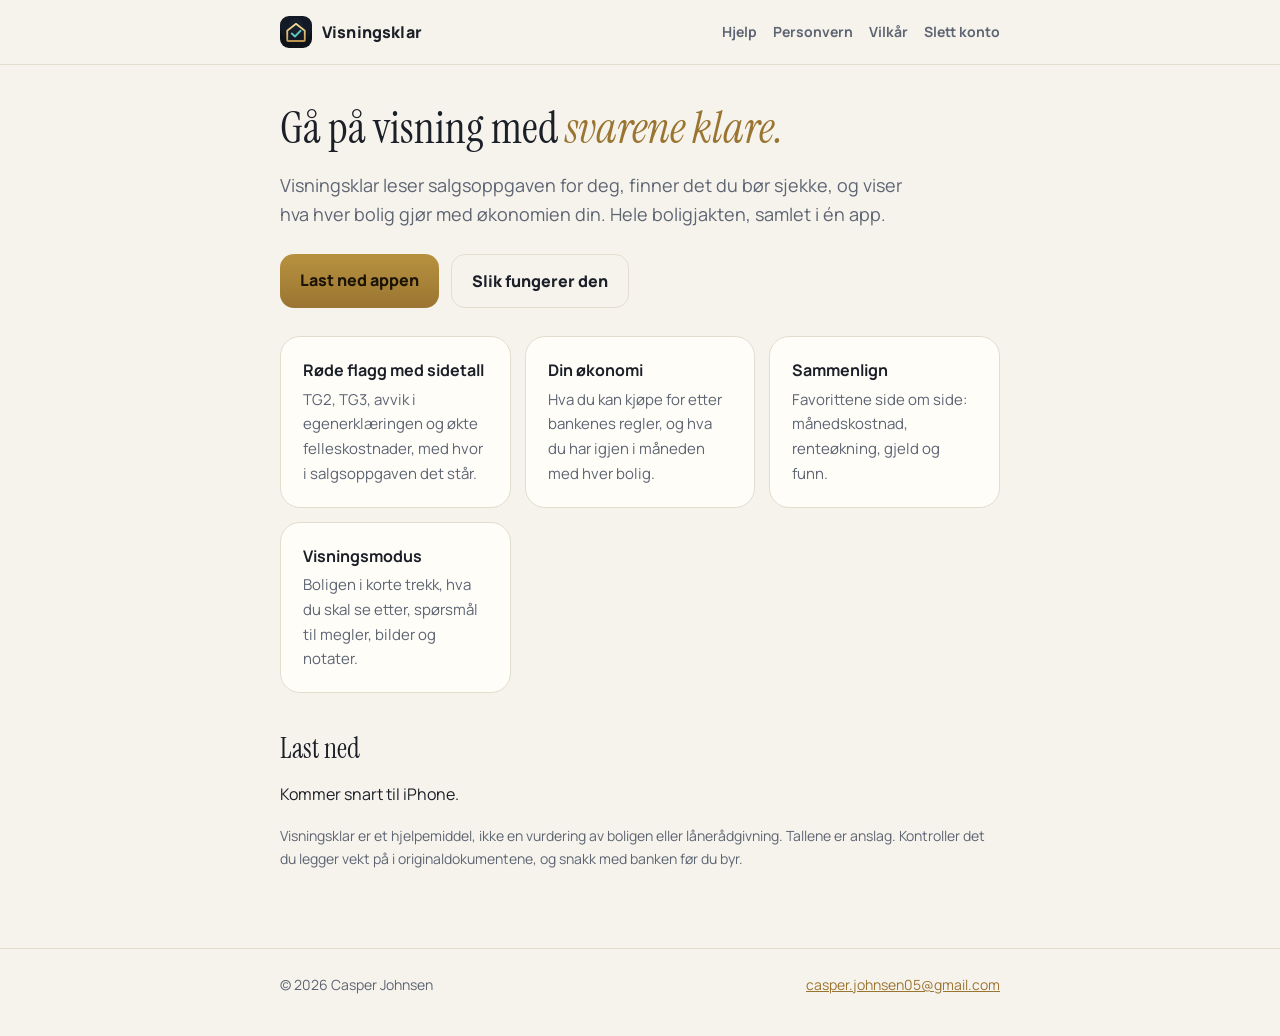
<file: index.html>
<!doctype html>
<html lang="nb"><head><meta charset="utf-8"><meta name="viewport" content="width=device-width,initial-scale=1">
<title>Visningsklar – gå på visning med svarene klare</title><meta name="description" content="Visningsklar leser salgsoppgaven for deg, viser hva boligen gjør med økonomien din, og samler alt du trenger på visning.">
<link rel="icon" href="ikon.png"><link rel="preconnect" href="https://fonts.googleapis.com"><link rel="preconnect" href="https://fonts.gstatic.com" crossorigin>
<link href="https://fonts.googleapis.com/css2?family=Instrument+Serif:ital@0;1&family=Manrope:wght@400;600;700;800&display=swap" rel="stylesheet">
<link rel="stylesheet" href="style.css"></head><body>
<header><div class="wrap"><a class="logo" href="index.html"><img src="ikon.png" alt="">Visningsklar</a><nav><a href="support.html">Hjelp</a><a href="personvern.html">Personvern</a><a href="vilkar.html">Vilkår</a><a href="slett-konto.html">Slett konto</a></nav></div></header>
<main><div class="wrap">
<h1>Gå på visning med <em>svarene klare.</em></h1>
<p class="lead">Visningsklar leser salgsoppgaven for deg, finner det du bør sjekke, og viser hva hver bolig gjør med økonomien din. Hele boligjakten, samlet i én app.</p>
<div class="btns"><a class="btn" href="#last-ned">Last ned appen</a><a class="btn o" href="support.html">Slik fungerer den</a></div>
<div class="grid">
 <div class="card"><b>Røde flagg med sidetall</b><p>TG2, TG3, avvik i egenerklæringen og økte felleskostnader, med hvor i salgsoppgaven det står.</p></div>
 <div class="card"><b>Din økonomi</b><p>Hva du kan kjøpe for etter bankenes regler, og hva du har igjen i måneden med hver bolig.</p></div>
 <div class="card"><b>Sammenlign</b><p>Favorittene side om side: månedskostnad, renteøkning, gjeld og funn.</p></div>
 <div class="card"><b>Visningsmodus</b><p>Boligen i korte trekk, hva du skal se etter, spørsmål til megler, bilder og notater.</p></div>
</div>
<h2 id="last-ned">Last ned</h2>
<p>Kommer snart til iPhone.</p>
<p class="meta">Visningsklar er et hjelpemiddel, ikke en vurdering av boligen eller lånerådgivning. Tallene er anslag. Kontroller det du legger vekt på i originaldokumentene, og snakk med banken før du byr.</p>
</div></main>
<footer><div class="wrap"><span>© 2026 Casper Johnsen</span><span><a href="mailto:casper.johnsen05@gmail.com">casper.johnsen05@gmail.com</a></span></div></footer>
</body></html>
</file>
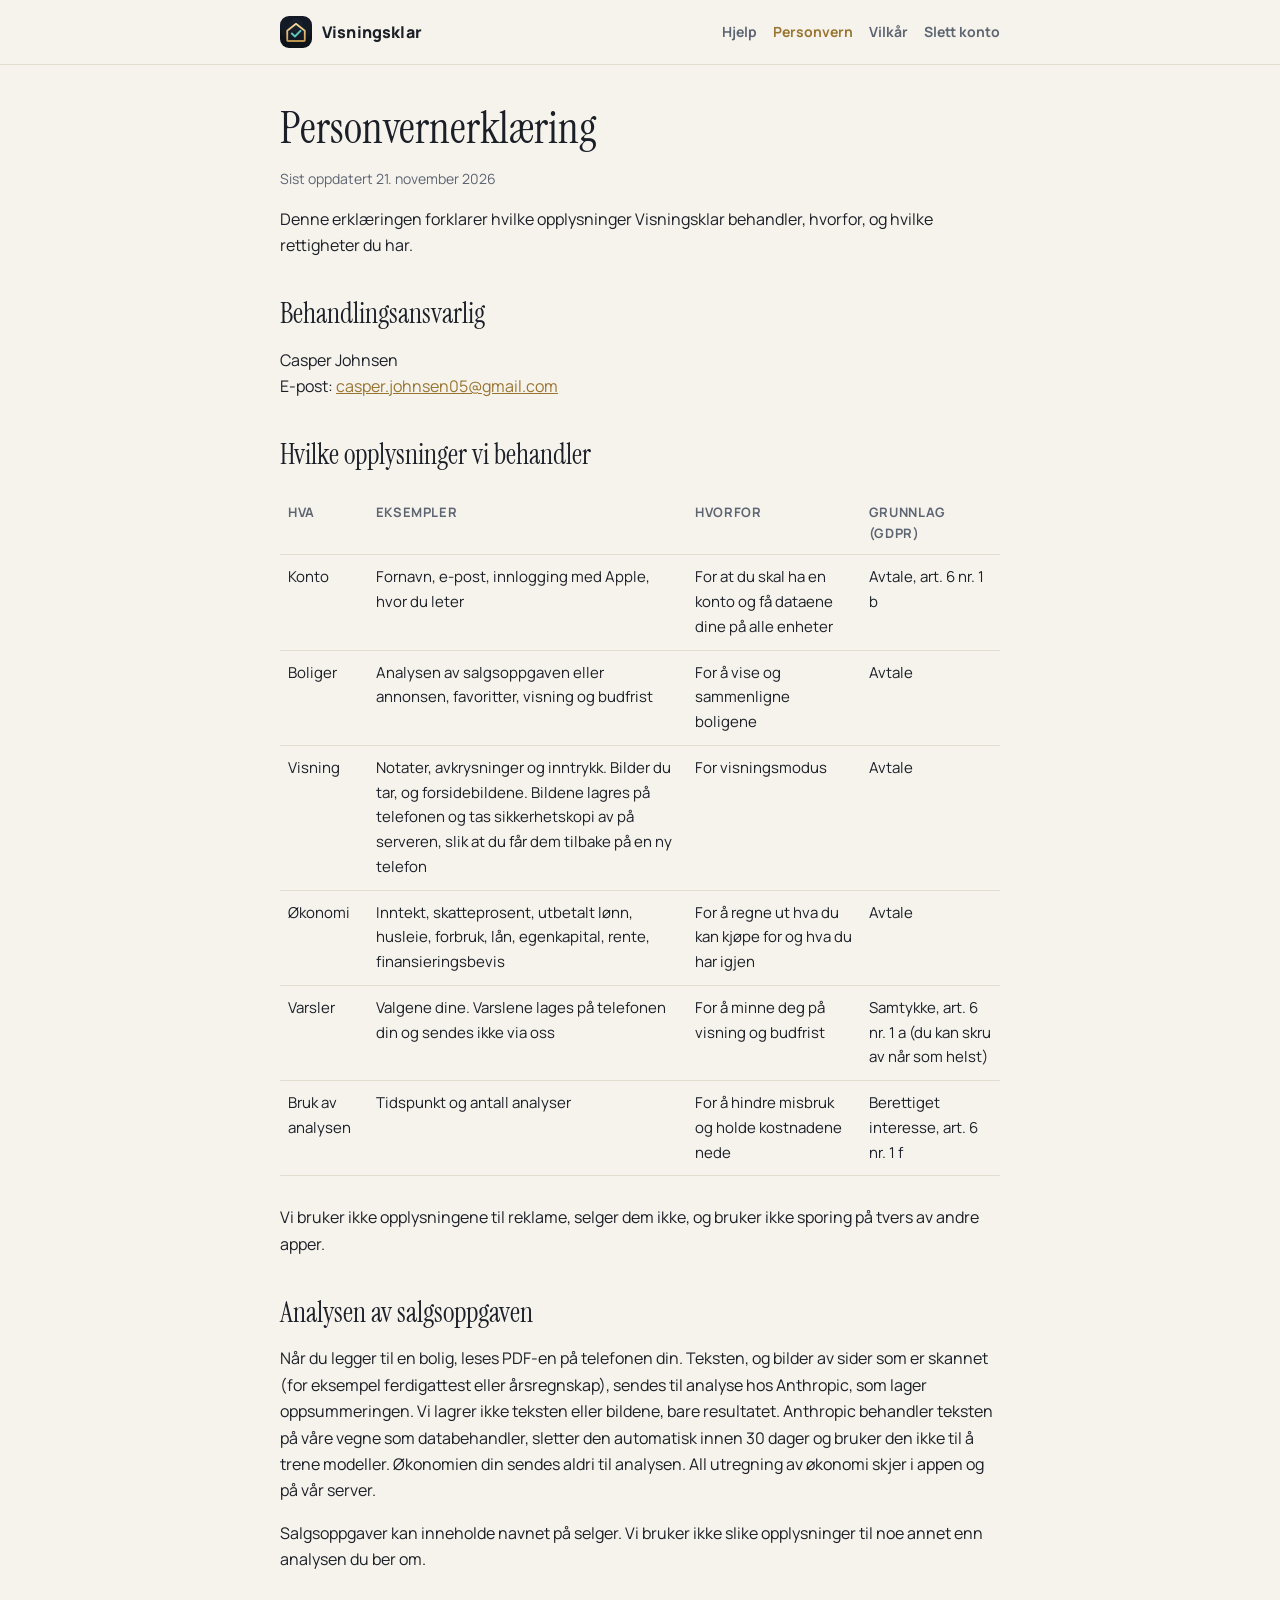
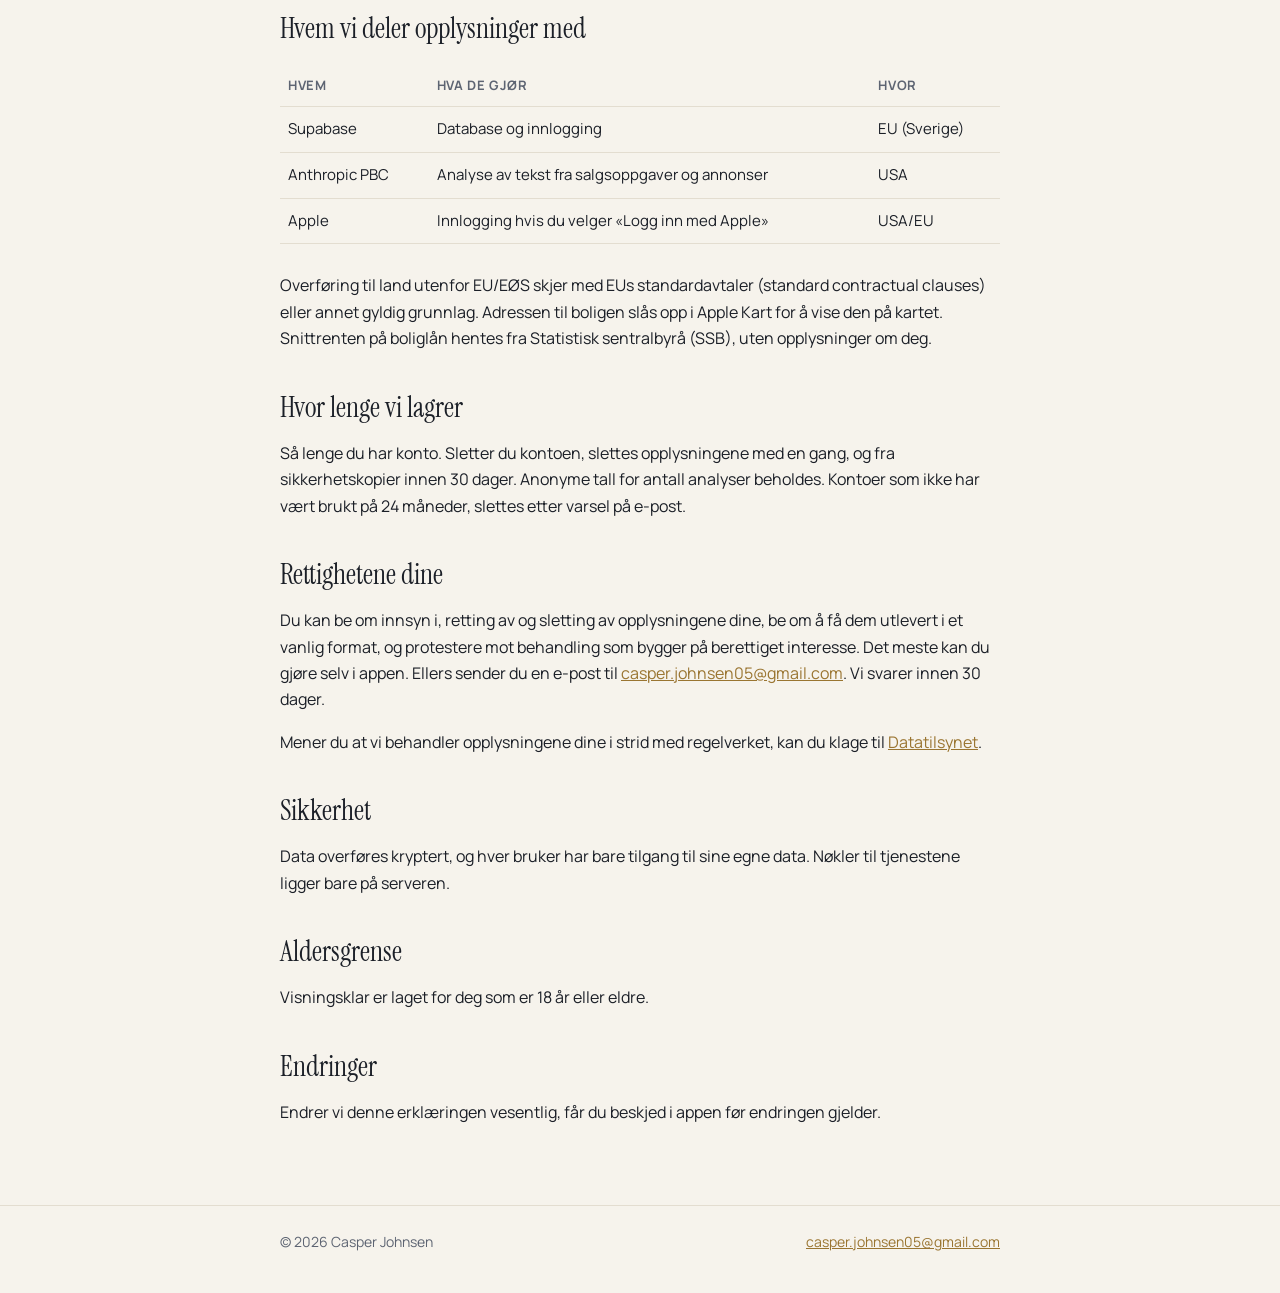
<file: personvern.html>
<!doctype html>
<html lang="nb"><head><meta charset="utf-8"><meta name="viewport" content="width=device-width,initial-scale=1">
<title>Personvernerklæring – Visningsklar</title><meta name="description" content="Hvordan Visningsklar behandler personopplysninger.">
<link rel="icon" href="ikon.png"><link rel="preconnect" href="https://fonts.googleapis.com"><link rel="preconnect" href="https://fonts.gstatic.com" crossorigin>
<link href="https://fonts.googleapis.com/css2?family=Instrument+Serif:ital@0;1&family=Manrope:wght@400;600;700;800&display=swap" rel="stylesheet">
<link rel="stylesheet" href="style.css"></head><body>
<header><div class="wrap"><a class="logo" href="index.html"><img src="ikon.png" alt="">Visningsklar</a><nav><a href="support.html">Hjelp</a><a href="personvern.html" aria-current="page">Personvern</a><a href="vilkar.html">Vilkår</a><a href="slett-konto.html">Slett konto</a></nav></div></header>
<main><div class="wrap">
<h1>Personvernerklæring</h1>
<p class="meta">Sist oppdatert 21. november 2026</p>
<p>Denne erklæringen forklarer hvilke opplysninger Visningsklar behandler, hvorfor, og hvilke rettigheter du har.</p>
<h2>Behandlingsansvarlig</h2>
<p>Casper Johnsen<br>E-post: <a href="mailto:casper.johnsen05@gmail.com">casper.johnsen05@gmail.com</a></p>
<h2>Hvilke opplysninger vi behandler</h2>
<div class="tbl"><table><tr><th>Hva</th><th>Eksempler</th><th>Hvorfor</th><th>Grunnlag (GDPR)</th></tr>
<tr><td>Konto</td><td>Fornavn, e-post, innlogging med Apple, hvor du leter</td><td>For at du skal ha en konto og få dataene dine på alle enheter</td><td>Avtale, art. 6 nr. 1 b</td></tr>
<tr><td>Boliger</td><td>Analysen av salgsoppgaven eller annonsen, favoritter, visning og budfrist</td><td>For å vise og sammenligne boligene</td><td>Avtale</td></tr>
<tr><td>Visning</td><td>Notater, avkrysninger og inntrykk. Bilder du tar, og forsidebildene. Bildene lagres på telefonen og tas sikkerhetskopi av på serveren, slik at du får dem tilbake på en ny telefon</td><td>For visningsmodus</td><td>Avtale</td></tr>
<tr><td>Økonomi</td><td>Inntekt, skatteprosent, utbetalt lønn, husleie, forbruk, lån, egenkapital, rente, finansieringsbevis</td><td>For å regne ut hva du kan kjøpe for og hva du har igjen</td><td>Avtale</td></tr>
<tr><td>Varsler</td><td>Valgene dine. Varslene lages på telefonen din og sendes ikke via oss</td><td>For å minne deg på visning og budfrist</td><td>Samtykke, art. 6 nr. 1 a (du kan skru av når som helst)</td></tr>
<tr><td>Bruk av analysen</td><td>Tidspunkt og antall analyser</td><td>For å hindre misbruk og holde kostnadene nede</td><td>Berettiget interesse, art. 6 nr. 1 f</td></tr></table></div>
<p>Vi bruker ikke opplysningene til reklame, selger dem ikke, og bruker ikke sporing på tvers av andre apper.</p>
<h2>Analysen av salgsoppgaven</h2>
<p>Når du legger til en bolig, leses PDF-en på telefonen din. Teksten, og bilder av sider som er skannet (for eksempel ferdigattest eller årsregnskap), sendes til analyse hos Anthropic, som lager oppsummeringen. Vi lagrer ikke teksten eller bildene, bare resultatet. Anthropic behandler teksten på våre vegne som databehandler, sletter den automatisk innen 30 dager og bruker den ikke til å trene modeller. Økonomien din sendes aldri til analysen. All utregning av økonomi skjer i appen og på vår server.</p>
<p>Salgsoppgaver kan inneholde navnet på selger. Vi bruker ikke slike opplysninger til noe annet enn analysen du ber om.</p>
<h2>Hvem vi deler opplysninger med</h2>
<div class="tbl"><table><tr><th>Hvem</th><th>Hva de gjør</th><th>Hvor</th></tr>
<tr><td>Supabase</td><td>Database og innlogging</td><td>EU (Sverige)</td></tr>
<tr><td>Anthropic PBC</td><td>Analyse av tekst fra salgsoppgaver og annonser</td><td>USA</td></tr>
<tr><td>Apple</td><td>Innlogging hvis du velger «Logg inn med Apple»</td><td>USA/EU</td></tr></table></div>
<p>Overføring til land utenfor EU/EØS skjer med EUs standardavtaler (standard contractual clauses) eller annet gyldig grunnlag. Adressen til boligen slås opp i Apple Kart for å vise den på kartet. Snittrenten på boliglån hentes fra Statistisk sentralbyrå (SSB), uten opplysninger om deg.</p>
<h2>Hvor lenge vi lagrer</h2>
<p>Så lenge du har konto. Sletter du kontoen, slettes opplysningene med en gang, og fra sikkerhetskopier innen 30 dager. Anonyme tall for antall analyser beholdes. Kontoer som ikke har vært brukt på 24 måneder, slettes etter varsel på e-post.</p>
<h2>Rettighetene dine</h2>
<p>Du kan be om innsyn i, retting av og sletting av opplysningene dine, be om å få dem utlevert i et vanlig format, og protestere mot behandling som bygger på berettiget interesse. Det meste kan du gjøre selv i appen. Ellers sender du en e-post til <a href="mailto:casper.johnsen05@gmail.com">casper.johnsen05@gmail.com</a>. Vi svarer innen 30 dager.</p>
<p>Mener du at vi behandler opplysningene dine i strid med regelverket, kan du klage til <a href="https://www.datatilsynet.no">Datatilsynet</a>.</p>
<h2>Sikkerhet</h2>
<p>Data overføres kryptert, og hver bruker har bare tilgang til sine egne data. Nøkler til tjenestene ligger bare på serveren.</p>
<h2>Aldersgrense</h2>
<p>Visningsklar er laget for deg som er 18 år eller eldre.</p>
<h2>Endringer</h2>
<p>Endrer vi denne erklæringen vesentlig, får du beskjed i appen før endringen gjelder.</p>
</div></main>
<footer><div class="wrap"><span>© 2026 Casper Johnsen</span><span><a href="mailto:casper.johnsen05@gmail.com">casper.johnsen05@gmail.com</a></span></div></footer>
</body></html>
</file>
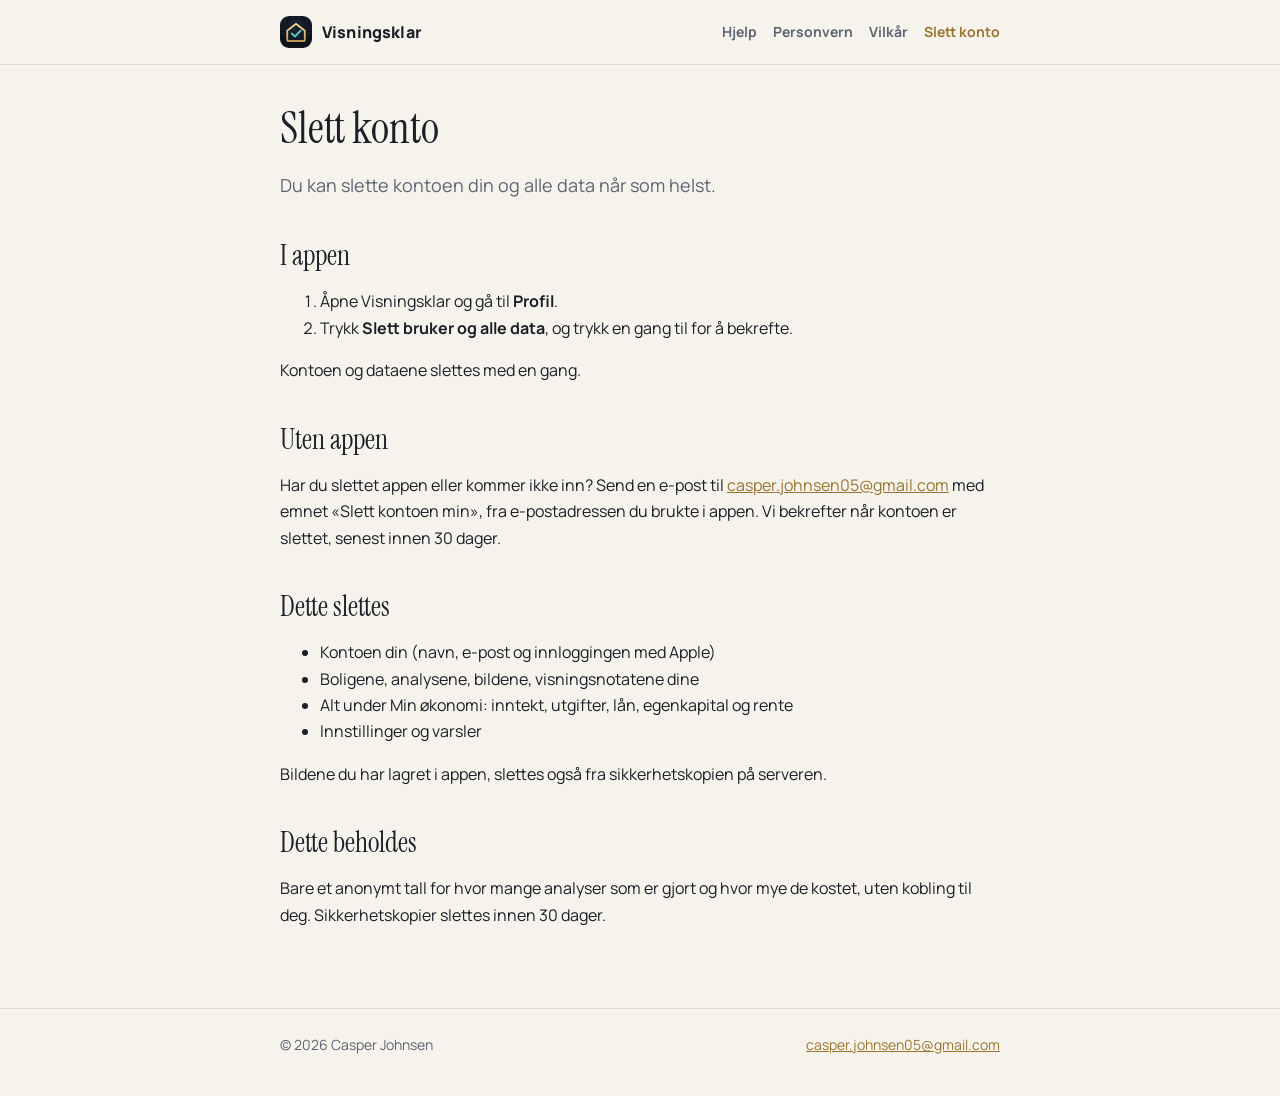
<file: slett-konto.html>
<!doctype html>
<html lang="nb"><head><meta charset="utf-8"><meta name="viewport" content="width=device-width,initial-scale=1">
<title>Slett konto – Visningsklar</title><meta name="description" content="Slik sletter du kontoen din i Visningsklar og alle data som hører til.">
<link rel="icon" href="ikon.png"><link rel="preconnect" href="https://fonts.googleapis.com"><link rel="preconnect" href="https://fonts.gstatic.com" crossorigin>
<link href="https://fonts.googleapis.com/css2?family=Instrument+Serif:ital@0;1&family=Manrope:wght@400;600;700;800&display=swap" rel="stylesheet">
<link rel="stylesheet" href="style.css"></head><body>
<header><div class="wrap"><a class="logo" href="index.html"><img src="ikon.png" alt="">Visningsklar</a><nav><a href="support.html">Hjelp</a><a href="personvern.html">Personvern</a><a href="vilkar.html">Vilkår</a><a href="slett-konto.html" aria-current="page">Slett konto</a></nav></div></header>
<main><div class="wrap">
<h1>Slett konto</h1>
<p class="lead">Du kan slette kontoen din og alle data når som helst.</p>
<h2>I appen</h2>
<ol><li>Åpne Visningsklar og gå til <b>Profil</b>.</li><li>Trykk <b>Slett bruker og alle data</b>, og trykk en gang til for å bekrefte.</li></ol>
<p>Kontoen og dataene slettes med en gang.</p>
<h2>Uten appen</h2>
<p>Har du slettet appen eller kommer ikke inn? Send en e-post til <a href="mailto:casper.johnsen05@gmail.com?subject=Slett%20kontoen%20min">casper.johnsen05@gmail.com</a> med emnet «Slett kontoen min», fra e-postadressen du brukte i appen. Vi bekrefter når kontoen er slettet, senest innen 30 dager.</p>
<h2>Dette slettes</h2>
<ul><li>Kontoen din (navn, e-post og innloggingen med Apple)</li><li>Boligene, analysene, bildene, visningsnotatene dine</li><li>Alt under Min økonomi: inntekt, utgifter, lån, egenkapital og rente</li><li>Innstillinger og varsler</li></ul>
<p>Bildene du har lagret i appen, slettes også fra sikkerhetskopien på serveren.</p>
<h2>Dette beholdes</h2>
<p>Bare et anonymt tall for hvor mange analyser som er gjort og hvor mye de kostet, uten kobling til deg. Sikkerhetskopier slettes innen 30 dager.</p>
</div></main>
<footer><div class="wrap"><span>© 2026 Casper Johnsen</span><span><a href="mailto:casper.johnsen05@gmail.com">casper.johnsen05@gmail.com</a></span></div></footer>
</body></html>
</file>
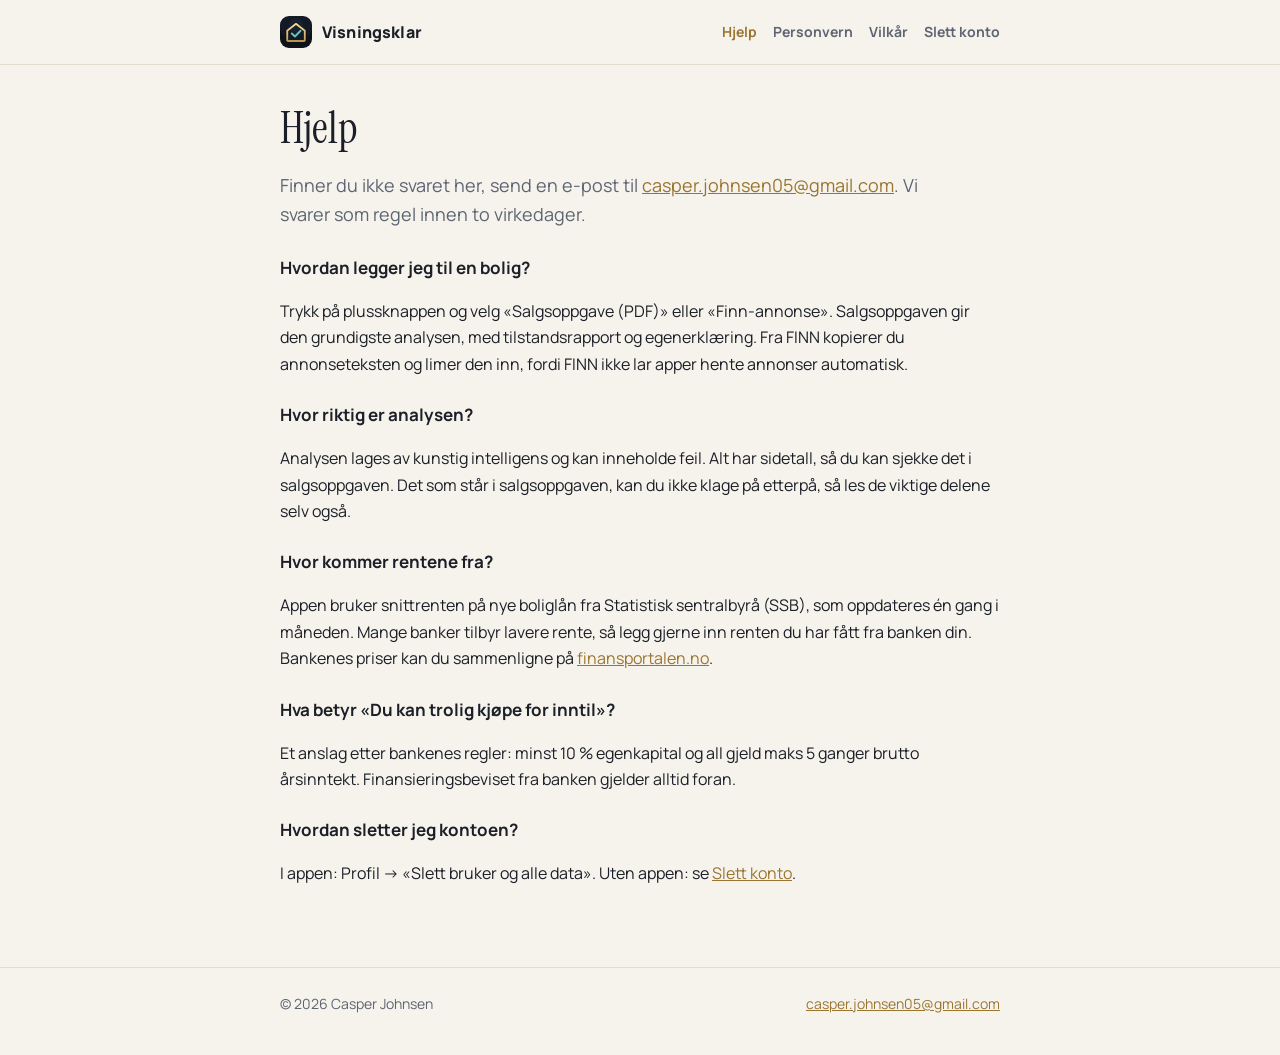
<file: support.html>
<!doctype html>
<html lang="nb"><head><meta charset="utf-8"><meta name="viewport" content="width=device-width,initial-scale=1">
<title>Hjelp – Visningsklar</title><meta name="description" content="Svar på vanlige spørsmål om Visningsklar, og hvordan du kontakter oss.">
<link rel="icon" href="ikon.png"><link rel="preconnect" href="https://fonts.googleapis.com"><link rel="preconnect" href="https://fonts.gstatic.com" crossorigin>
<link href="https://fonts.googleapis.com/css2?family=Instrument+Serif:ital@0;1&family=Manrope:wght@400;600;700;800&display=swap" rel="stylesheet">
<link rel="stylesheet" href="style.css"></head><body>
<header><div class="wrap"><a class="logo" href="index.html"><img src="ikon.png" alt="">Visningsklar</a><nav><a href="support.html" aria-current="page">Hjelp</a><a href="personvern.html">Personvern</a><a href="vilkar.html">Vilkår</a><a href="slett-konto.html">Slett konto</a></nav></div></header>
<main><div class="wrap">
<h1>Hjelp</h1>
<p class="lead">Finner du ikke svaret her, send en e-post til <a href="mailto:casper.johnsen05@gmail.com">casper.johnsen05@gmail.com</a>. Vi svarer som regel innen to virkedager.</p>
<h3>Hvordan legger jeg til en bolig?</h3>
<p>Trykk på plussknappen og velg «Salgsoppgave (PDF)» eller «Finn-annonse». Salgsoppgaven gir den grundigste analysen, med tilstandsrapport og egenerklæring. Fra FINN kopierer du annonseteksten og limer den inn, fordi FINN ikke lar apper hente annonser automatisk.</p>
<h3>Hvor riktig er analysen?</h3>
<p>Analysen lages av kunstig intelligens og kan inneholde feil. Alt har sidetall, så du kan sjekke det i salgsoppgaven. Det som står i salgsoppgaven, kan du ikke klage på etterpå, så les de viktige delene selv også.</p>
<h3>Hvor kommer rentene fra?</h3>
<p>Appen bruker snittrenten på nye boliglån fra Statistisk sentralbyrå (SSB), som oppdateres én gang i måneden. Mange banker tilbyr lavere rente, så legg gjerne inn renten du har fått fra banken din. Bankenes priser kan du sammenligne på <a href="https://www.finansportalen.no/bank/boliglan/">finansportalen.no</a>.</p>
<h3>Hva betyr «Du kan trolig kjøpe for inntil»?</h3>
<p>Et anslag etter bankenes regler: minst 10 % egenkapital og all gjeld maks 5 ganger brutto årsinntekt. Finansieringsbeviset fra banken gjelder alltid foran.</p>
<h3>Hvordan sletter jeg kontoen?</h3>
<p>I appen: Profil → «Slett bruker og alle data». Uten appen: se <a href="slett-konto.html">Slett konto</a>.</p>
</div></main>
<footer><div class="wrap"><span>© 2026 Casper Johnsen</span><span><a href="mailto:casper.johnsen05@gmail.com">casper.johnsen05@gmail.com</a></span></div></footer>
</body></html>
</file>
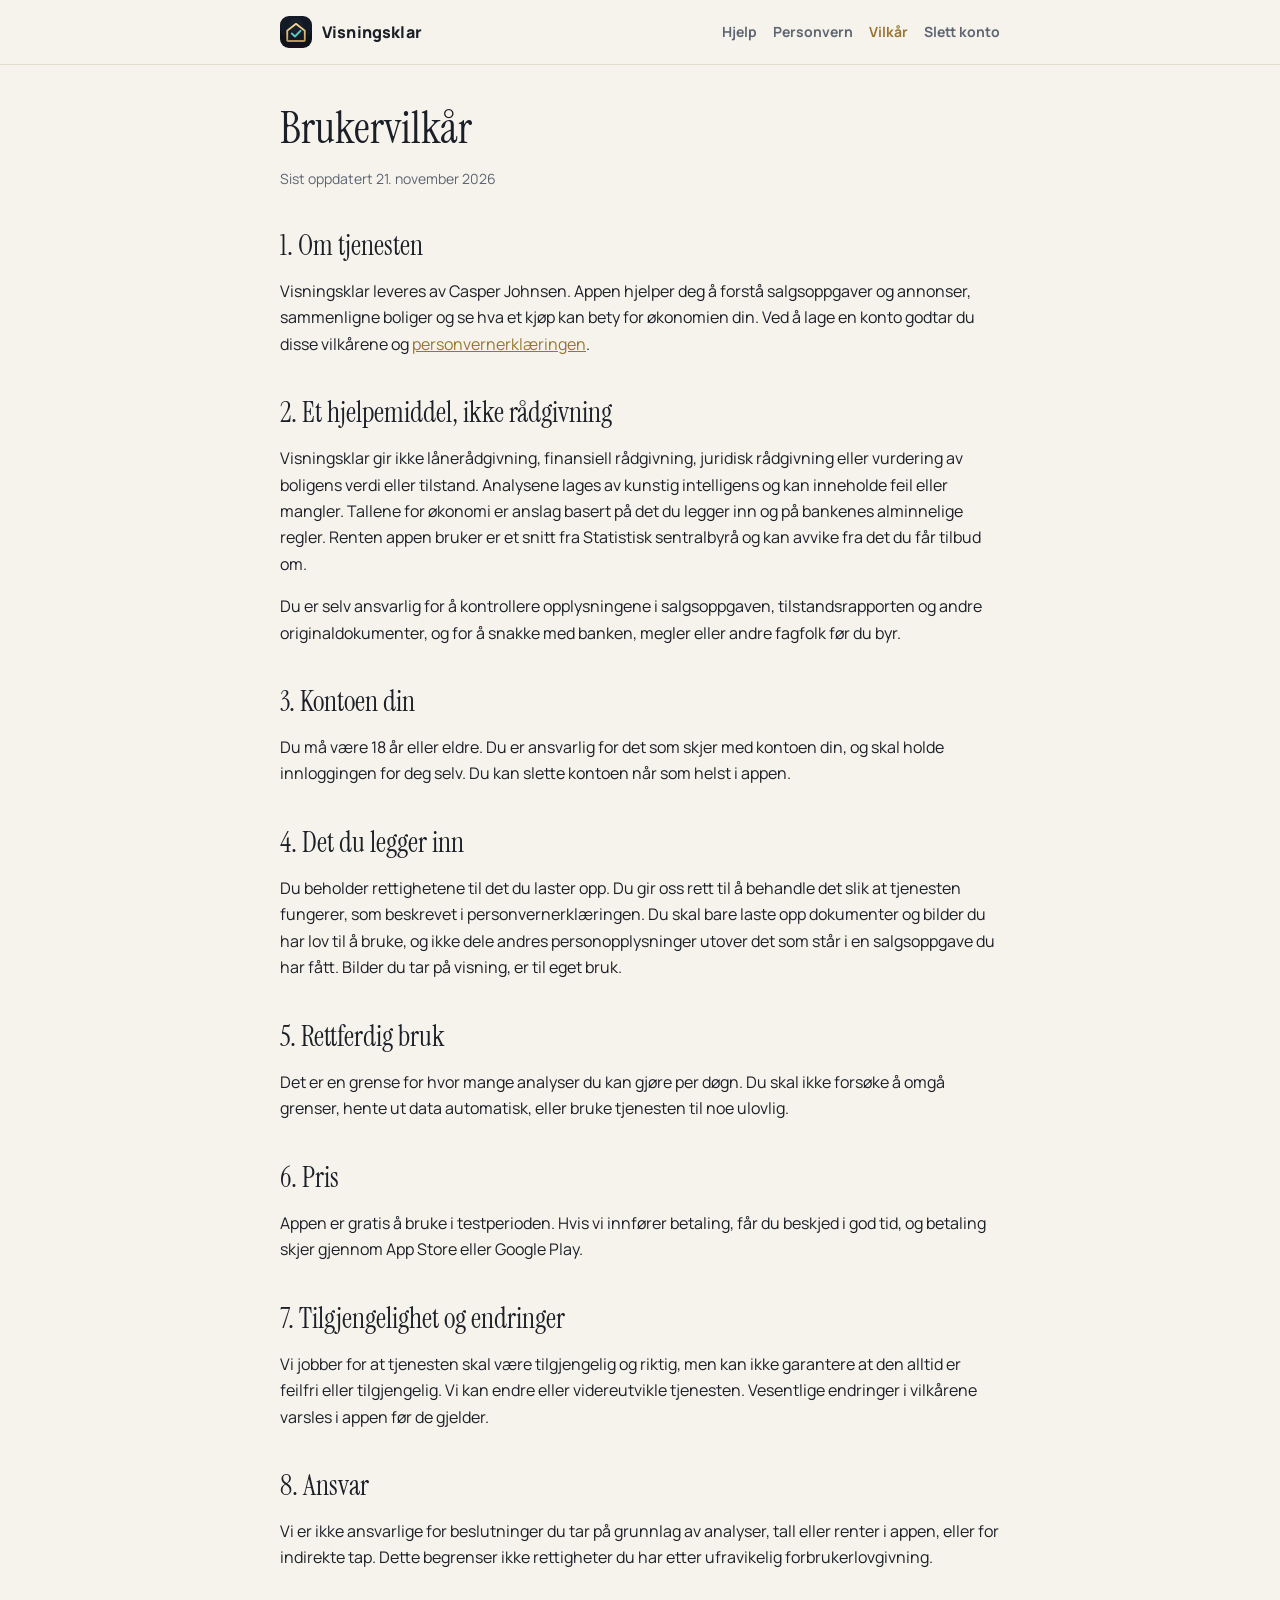
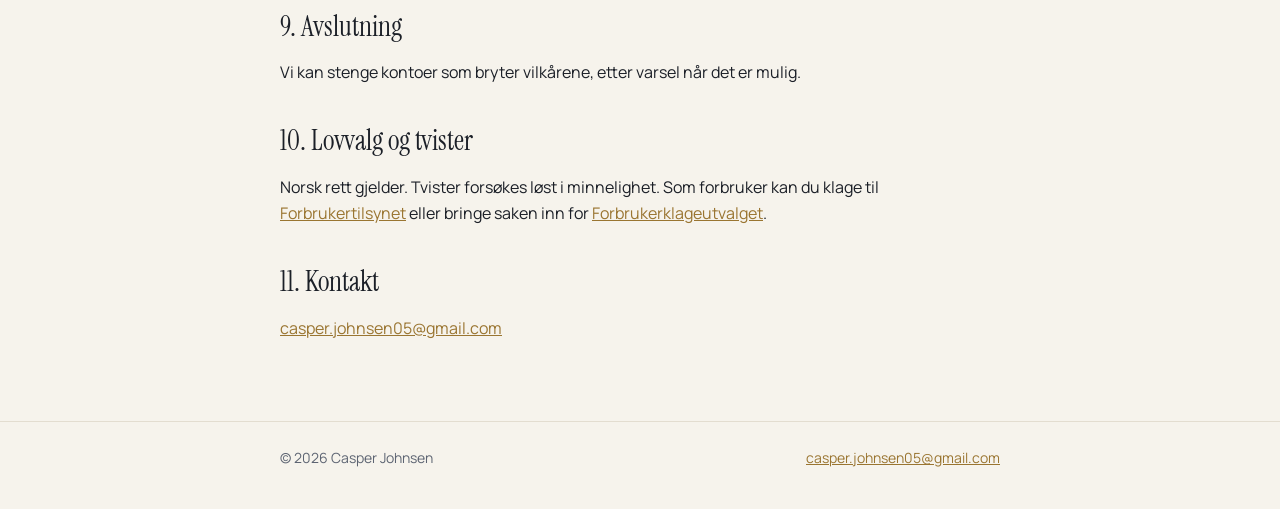
<file: vilkar.html>
<!doctype html>
<html lang="nb"><head><meta charset="utf-8"><meta name="viewport" content="width=device-width,initial-scale=1">
<title>Brukervilkår – Visningsklar</title><meta name="description" content="Vilkår for bruk av Visningsklar.">
<link rel="icon" href="ikon.png"><link rel="preconnect" href="https://fonts.googleapis.com"><link rel="preconnect" href="https://fonts.gstatic.com" crossorigin>
<link href="https://fonts.googleapis.com/css2?family=Instrument+Serif:ital@0;1&family=Manrope:wght@400;600;700;800&display=swap" rel="stylesheet">
<link rel="stylesheet" href="style.css"></head><body>
<header><div class="wrap"><a class="logo" href="index.html"><img src="ikon.png" alt="">Visningsklar</a><nav><a href="support.html">Hjelp</a><a href="personvern.html">Personvern</a><a href="vilkar.html" aria-current="page">Vilkår</a><a href="slett-konto.html">Slett konto</a></nav></div></header>
<main><div class="wrap">
<h1>Brukervilkår</h1>
<p class="meta">Sist oppdatert 21. november 2026</p>
<h2>1. Om tjenesten</h2>
<p>Visningsklar leveres av Casper Johnsen. Appen hjelper deg å forstå salgsoppgaver og annonser, sammenligne boliger og se hva et kjøp kan bety for økonomien din. Ved å lage en konto godtar du disse vilkårene og <a href="personvern.html">personvernerklæringen</a>.</p>
<h2>2. Et hjelpemiddel, ikke rådgivning</h2>
<p>Visningsklar gir ikke lånerådgivning, finansiell rådgivning, juridisk rådgivning eller vurdering av boligens verdi eller tilstand. Analysene lages av kunstig intelligens og kan inneholde feil eller mangler. Tallene for økonomi er anslag basert på det du legger inn og på bankenes alminnelige regler. Renten appen bruker er et snitt fra Statistisk sentralbyrå og kan avvike fra det du får tilbud om.</p>
<p>Du er selv ansvarlig for å kontrollere opplysningene i salgsoppgaven, tilstandsrapporten og andre originaldokumenter, og for å snakke med banken, megler eller andre fagfolk før du byr.</p>
<h2>3. Kontoen din</h2>
<p>Du må være 18 år eller eldre. Du er ansvarlig for det som skjer med kontoen din, og skal holde innloggingen for deg selv. Du kan slette kontoen når som helst i appen.</p>
<h2>4. Det du legger inn</h2>
<p>Du beholder rettighetene til det du laster opp. Du gir oss rett til å behandle det slik at tjenesten fungerer, som beskrevet i personvernerklæringen. Du skal bare laste opp dokumenter og bilder du har lov til å bruke, og ikke dele andres personopplysninger utover det som står i en salgsoppgave du har fått. Bilder du tar på visning, er til eget bruk.</p>
<h2>5. Rettferdig bruk</h2>
<p>Det er en grense for hvor mange analyser du kan gjøre per døgn. Du skal ikke forsøke å omgå grenser, hente ut data automatisk, eller bruke tjenesten til noe ulovlig.</p>
<h2>6. Pris</h2>
<p>Appen er gratis å bruke i testperioden. Hvis vi innfører betaling, får du beskjed i god tid, og betaling skjer gjennom App Store eller Google Play.</p>
<h2>7. Tilgjengelighet og endringer</h2>
<p>Vi jobber for at tjenesten skal være tilgjengelig og riktig, men kan ikke garantere at den alltid er feilfri eller tilgjengelig. Vi kan endre eller videreutvikle tjenesten. Vesentlige endringer i vilkårene varsles i appen før de gjelder.</p>
<h2>8. Ansvar</h2>
<p>Vi er ikke ansvarlige for beslutninger du tar på grunnlag av analyser, tall eller renter i appen, eller for indirekte tap. Dette begrenser ikke rettigheter du har etter ufravikelig forbrukerlovgivning.</p>
<h2>9. Avslutning</h2>
<p>Vi kan stenge kontoer som bryter vilkårene, etter varsel når det er mulig.</p>
<h2>10. Lovvalg og tvister</h2>
<p>Norsk rett gjelder. Tvister forsøkes løst i minnelighet. Som forbruker kan du klage til <a href="https://www.forbrukertilsynet.no">Forbrukertilsynet</a> eller bringe saken inn for <a href="https://www.forbrukerklageutvalget.no">Forbrukerklageutvalget</a>.</p>
<h2>11. Kontakt</h2>
<p><a href="mailto:casper.johnsen05@gmail.com">casper.johnsen05@gmail.com</a></p>
</div></main>
<footer><div class="wrap"><span>© 2026 Casper Johnsen</span><span><a href="mailto:casper.johnsen05@gmail.com">casper.johnsen05@gmail.com</a></span></div></footer>
</body></html>
</file>
<file: style.css>
:root{--bg:#0b0e13;--s1:#141922;--line:#262d3a;--ink:#eef0f4;--mut:#a3abba;--brass:#d6b26e;--brass2:#f0cf8f;--sea:#5cc6c0;--serif:"Instrument Serif",Georgia,serif;--sans:"Manrope",system-ui,-apple-system,"Segoe UI",sans-serif}
@media (prefers-color-scheme:light){:root{--bg:#f6f3ec;--s1:#fffdf8;--line:#e3ddd0;--ink:#1b1f27;--mut:#5d6472;--brass:#9a7531;--brass2:#b8913f;--sea:#1f8a84}}
*{box-sizing:border-box}
html{-webkit-text-size-adjust:100%}
body{margin:0;background:var(--bg);color:var(--ink);font:16px/1.65 var(--sans)}
a{color:var(--brass)}
.wrap{max-width:760px;margin:0 auto;padding:0 20px}
header{border-bottom:1px solid var(--line)}
header .wrap{display:flex;align-items:center;justify-content:space-between;gap:16px;min-height:64px;flex-wrap:wrap}
.logo{display:flex;align-items:center;gap:10px;font-weight:800;color:var(--ink);text-decoration:none;letter-spacing:.01em}
.logo img{width:32px;height:32px;border-radius:9px}
nav{display:flex;gap:16px;flex-wrap:wrap;font-size:14px;font-weight:700}
nav a{color:var(--mut);text-decoration:none}
nav a[aria-current]{color:var(--brass)}
main{padding:40px 0 64px}
h1{font:400 44px/1.08 var(--serif);margin:0 0 12px}
h1 em{color:var(--brass)}
h2{font:400 28px/1.15 var(--serif);margin:40px 0 8px}
h3{font-size:17px;margin:24px 0 4px}
p,li{color:var(--ink)}
.lead{font-size:18px;color:var(--mut);max-width:58ch}
.meta{color:var(--mut);font-size:14px}
.card{background:var(--s1);border:1px solid var(--line);border-radius:20px;padding:20px 22px;margin:20px 0}
.grid{display:grid;gap:14px;grid-template-columns:repeat(auto-fit,minmax(210px,1fr));margin:28px 0}
.grid .card{margin:0}
.grid b{display:block;font-size:16px;margin-bottom:4px}
.grid p{margin:0;color:var(--mut);font-size:15px}
.btn{display:inline-block;background:linear-gradient(180deg,var(--brass2),var(--brass));color:#1b1406;font-weight:800;text-decoration:none;padding:13px 20px;border-radius:14px}
.btns{display:flex;gap:12px;flex-wrap:wrap;margin:24px 0}
.btn.o{background:none;color:var(--ink);border:1px solid var(--line)}
table{width:100%;border-collapse:collapse;font-size:15px;margin:12px 0}
th,td{text-align:left;vertical-align:top;padding:10px 8px;border-bottom:1px solid var(--line)}
th{color:var(--mut);font-size:13px;text-transform:uppercase;letter-spacing:.05em}
.tbl{overflow-x:auto}
footer{border-top:1px solid var(--line);padding:24px 0 40px;color:var(--mut);font-size:14px}
footer .wrap{display:flex;gap:16px;flex-wrap:wrap;justify-content:space-between}
@media (max-width:520px){h1{font-size:36px}main{padding-top:28px}}
</file>
